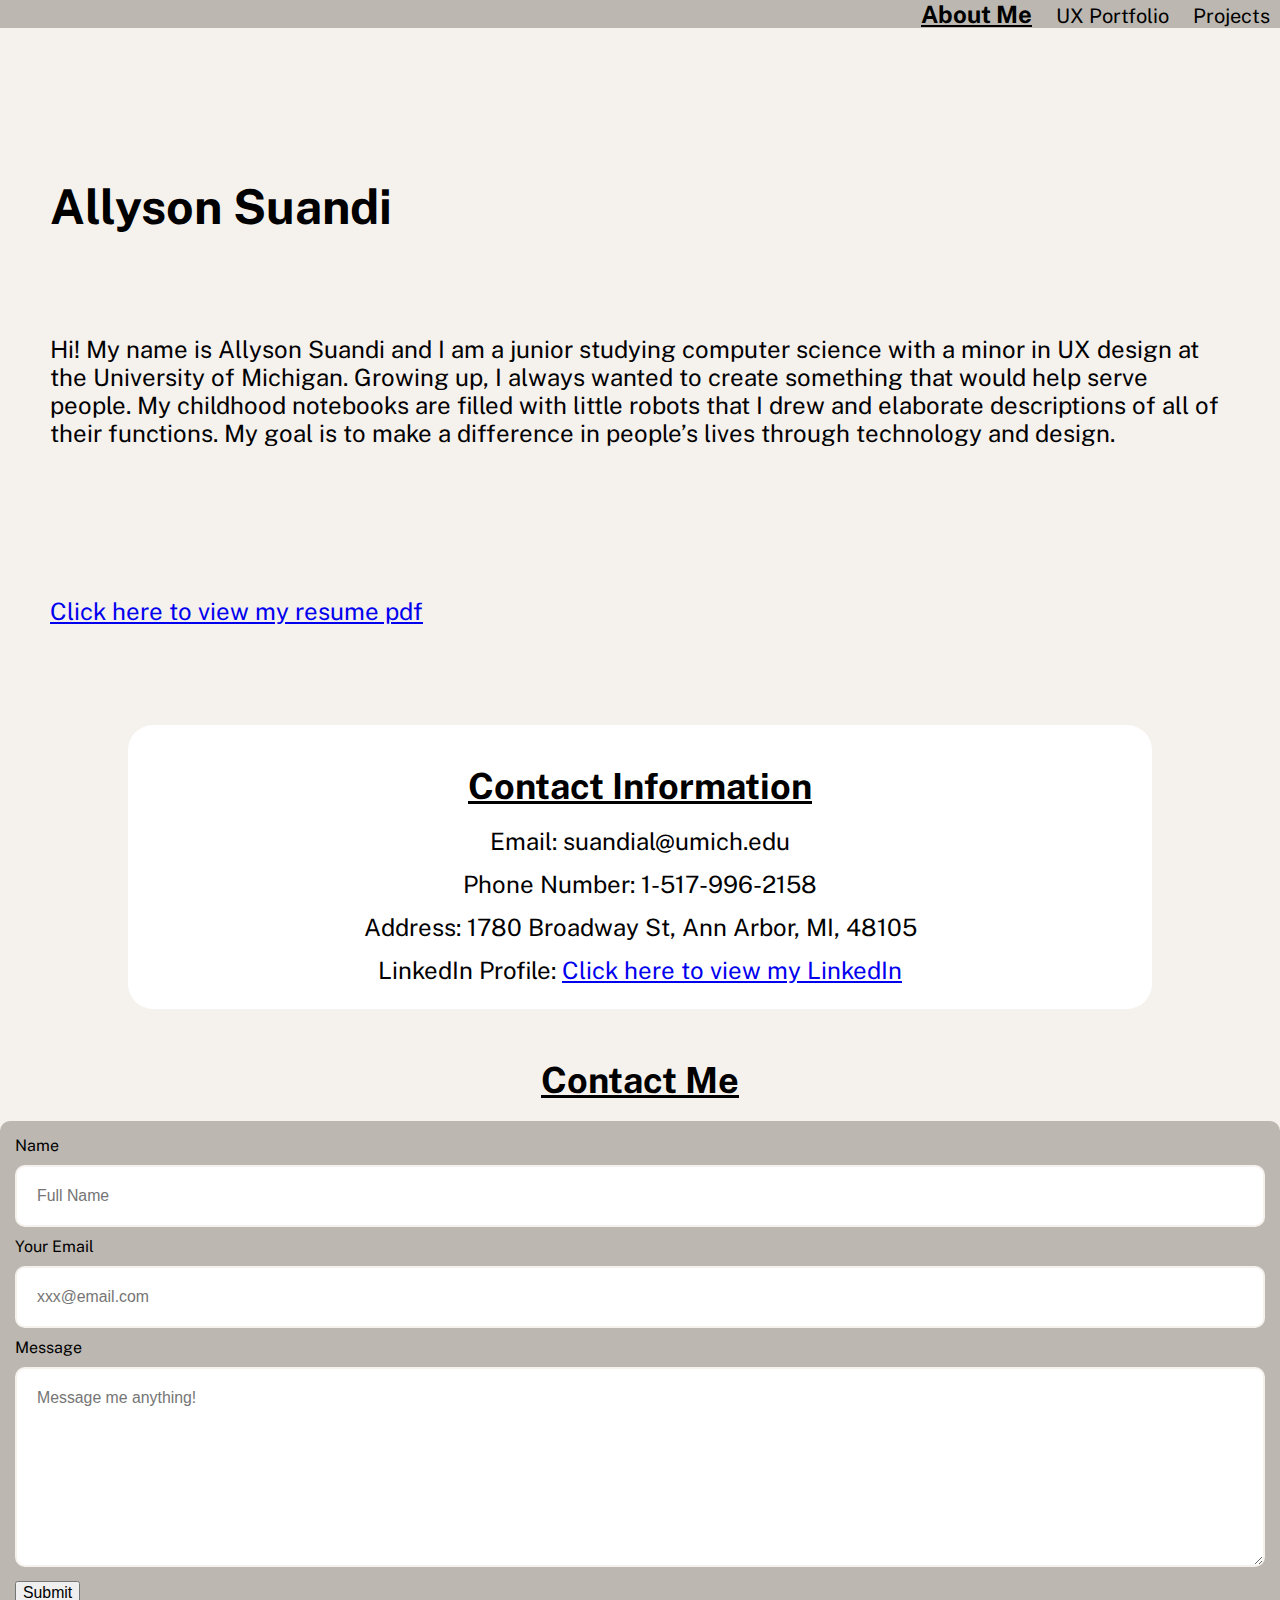
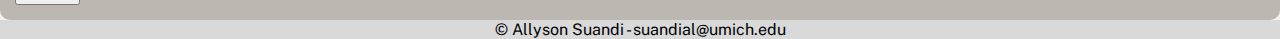
<file: index.html>
<!DOCTYPE html>
<html lang="en">
    <head>
        <meta charset="utf-8">
        <meta http-equiv="X-UA-Compatible" content="IE=edge">
        <link rel="stylesheet" type="text/css" href="css/html5reset.css">
        <link rel="stylesheet" type="text/css" href="css/style.css">
        <link href='https://fonts.googleapis.com/css?family=Public Sans' rel='stylesheet'>
        <meta name="viewport" content="width=device-width, initial-scale=1.0">
        <title>Allyson Suandi</title>
    </head>
    <body>
        <div class = "skip"> <a href="#main"> Jump to Main Content </a></div>
        <header>
            <nav>
                <!-- <img src="../images/logo.png" alt="logo" id = "logo"> -->
                <ul class="top_bar">
                    <li class ="bar_link"><a href="index.html">About Me</a></li>
                    <li><a href="UXportfolio.html">UX Portfolio</a></li>
                    <li><a href="CSprojects.html">Projects</a></li>
                </ul>
            </nav>
        </header>
        <main class="home" id="main">
            <div class = "about">
                <h1>Allyson Suandi</h1>
                <p class = "me">Hi! My name is Allyson Suandi and I am a junior studying computer science with a minor in UX design at the University of Michigan. Growing up, I always wanted to create something that would help serve people. My childhood notebooks are filled with little robots that I drew and elaborate descriptions of all of their functions. My goal is to make a difference in people’s lives through technology and design.
                </p>
                <p class = "me"><a href="../pdf/Resume.pdf"> Click here to view my resume pdf</a></p>
            </div>  
            <div class = "contact">
                <h2>Contact Information</h2>
                <ul class="contacts">
                    <li class = "contact_info">Email: suandial@umich.edu</li>
                    <li class = "contact_info">Phone Number: 1-517-996-2158</li>
                    <li class = "contact_info">Address: 1780 Broadway St, Ann Arbor, MI, 48105
                    <li class = "contact_info">LinkedIn Profile: 
                        <a href= "https://www.linkedin.com/in/allyson-suandi-243b11200/"> 
                            Click here to view my LinkedIn</a> </li>
                </ul>
            </div>
            <h3>Contact Me</h3>
            <div class="contact_form">
                <form id="fcf-form-id" class="fcf-form-class" method="post" action="https://formspree.io/f/xaykrjby">
                  <label for="name">Name</label>
                  <input type="text" id="name" name="name" placeholder="Full Name" required="">
                            
                  <label for="email">Your Email</label>
                  <input type="text" id="email" name="email" placeholder="xxx@email.com" required="">
                  
                  <label for="subject">Message</label>
                  <textarea id="subject" name="subject" placeholder="Message me anything!" style="height:200px"></textarea>
                    
                  <input type="submit" value="Submit">
                </form>
            </div>
        </main>
        <footer>
            <p> &copy; Allyson Suandi - suandial@umich.edu</p>
        </footer>
    </body>
</html>
</file>
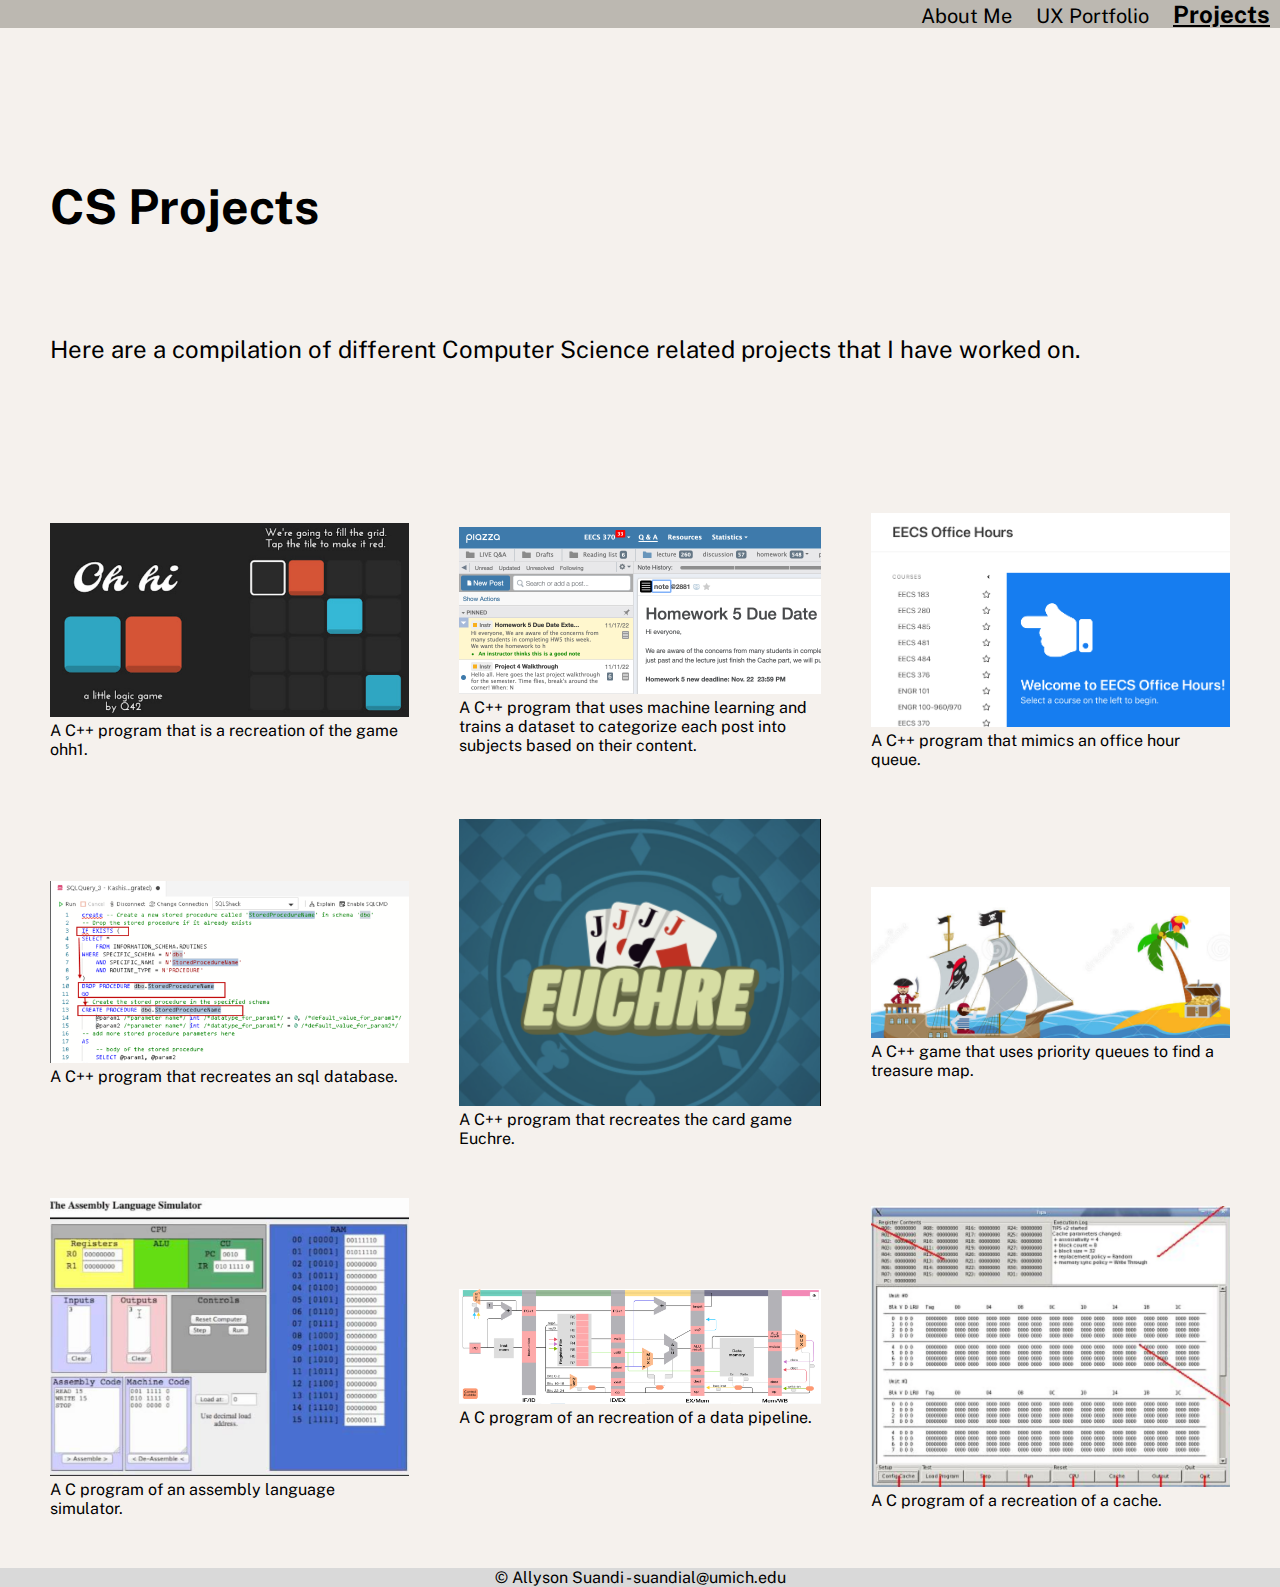
<file: CSprojects.html>
<!DOCTYPE html>
<html lang="en">
    <head>
        <meta charset="utf-8">
        <link rel="stylesheet" type="text/css" href="css/html5reset.css">
        <link rel="stylesheet" type="text/css" href="css/style.css">
        <link href='https://fonts.googleapis.com/css?family=Public Sans' rel='stylesheet'>
        <meta name="viewport" content="width=device-width, initial-scale=1.0">
        <meta http-equiv="X-UA-Compatible" content="IE=edge">
        <title>Allyson Suandi</title>
    </head>
    <body>
        <div class = "skip"> <a href="#main"> Jump to Main Content </a></div>
        <header>
            <nav>
                <!-- <img src="../images/logo.png" alt="logo" id = "logo"> -->
                <ul class="top_bar">
                    <li><a href="index.html">About Me</a></li>
                    <li><a href="UXportfolio.html">UX Portfolio</a></li>
                    <li class ="bar_link"><a href="CSprojects.html">Projects</a></li>
                </ul>
            </nav>
        </header>
        <main class="CSProjects" id="main">
            <h1>CS Projects</h1>
            <p class="CS_desc">Here are a compilation of different Computer Science related projects that I have worked on.
            </p>
            <div class="CS_projects">
                <div>
                    <img id="ohh1" src="images/ohh1.jpg" alt="ohh1" />
                    <p>A C++ program that is a recreation of the game ohh1.</p>
                </div>
                <div>
                    <img id="piazza" src="images/piazza.jpg" alt="piazza" />
                    <p>A C++ program that uses machine learning and trains a dataset to categorize each post into subjects based on their content.</p>
                </div>
                <div>
                    <img id="officeHours" src="images/officeHours.jpg" alt="officeHours" />
                    <p>A C++ program that mimics an office hour queue.</p>
                </div>
                <div>
                    <img id="sql" src="images/sql.jpg" alt="sql" />
                    <p>A C++ program that recreates an sql database.</p>
                </div>
                <div>
                    <img id="euchre" src="images/euchre.jpg" alt="euchre" />
                    <p>A C++ program that recreates the card game Euchre.</p>
                </div>
                <div>
                    <img id="treasure" src="images/treasure.jpg" alt="treasure" />
                    <p>A C++ game that uses priority queues to find a treasure map.</p>
                </div>
                <div>
                    <img id="dataSimulator" src="images/dataSimulator.jpg" alt="dataSimulator" />
                    <p>A C program of an assembly language simulator.</p>
                </div>
                <div>
                    <img id="pipeline" src="images/pipeline.jpg" alt="pipeline" />
                    <p>A C program of an recreation of a data pipeline.</p>
                </div>
                <div>
                    <img id="cache" src="images/cache.jpg" alt="cache" />
                    <p>A C program of a recreation of a cache.</p>
                </div>
            </div>
        </main>
        <footer>
            <p> &copy; Allyson Suandi - suandial@umich.edu</p>
        </footer>
    </body>
</html>
</file>
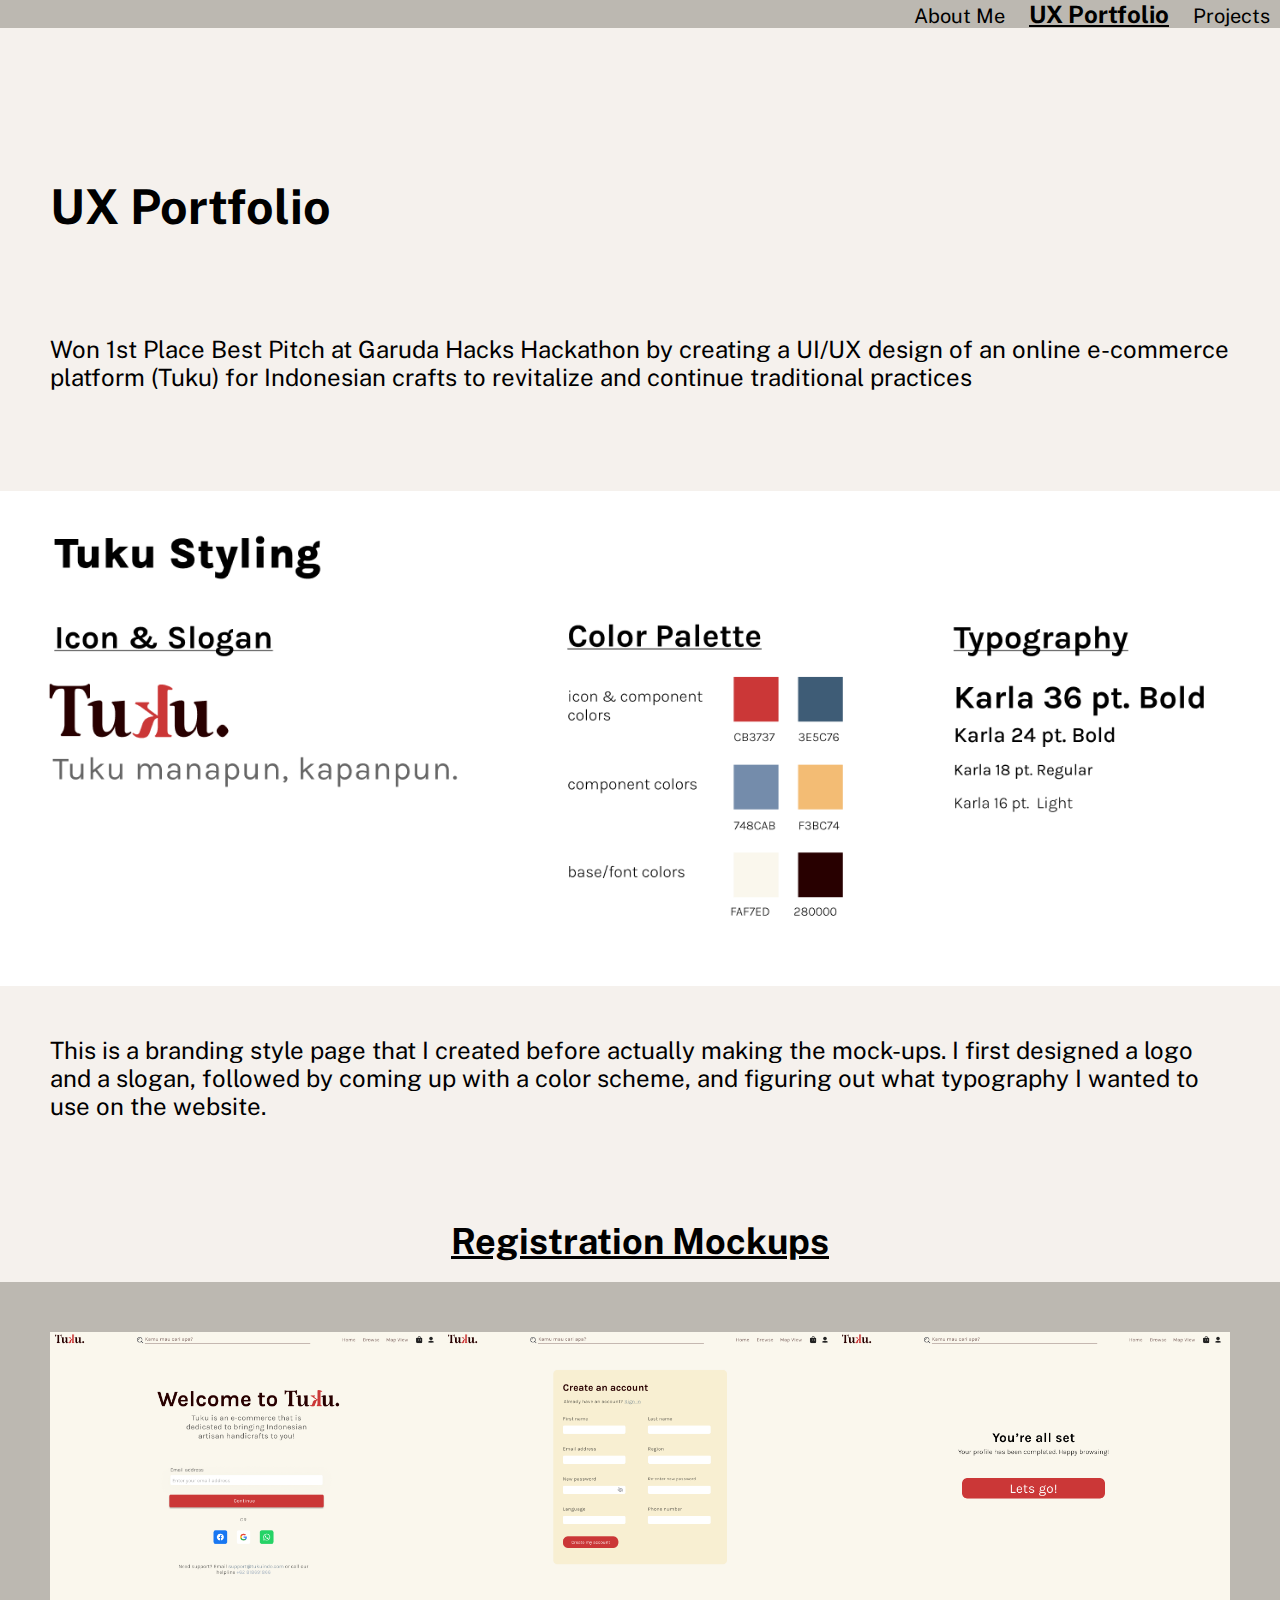
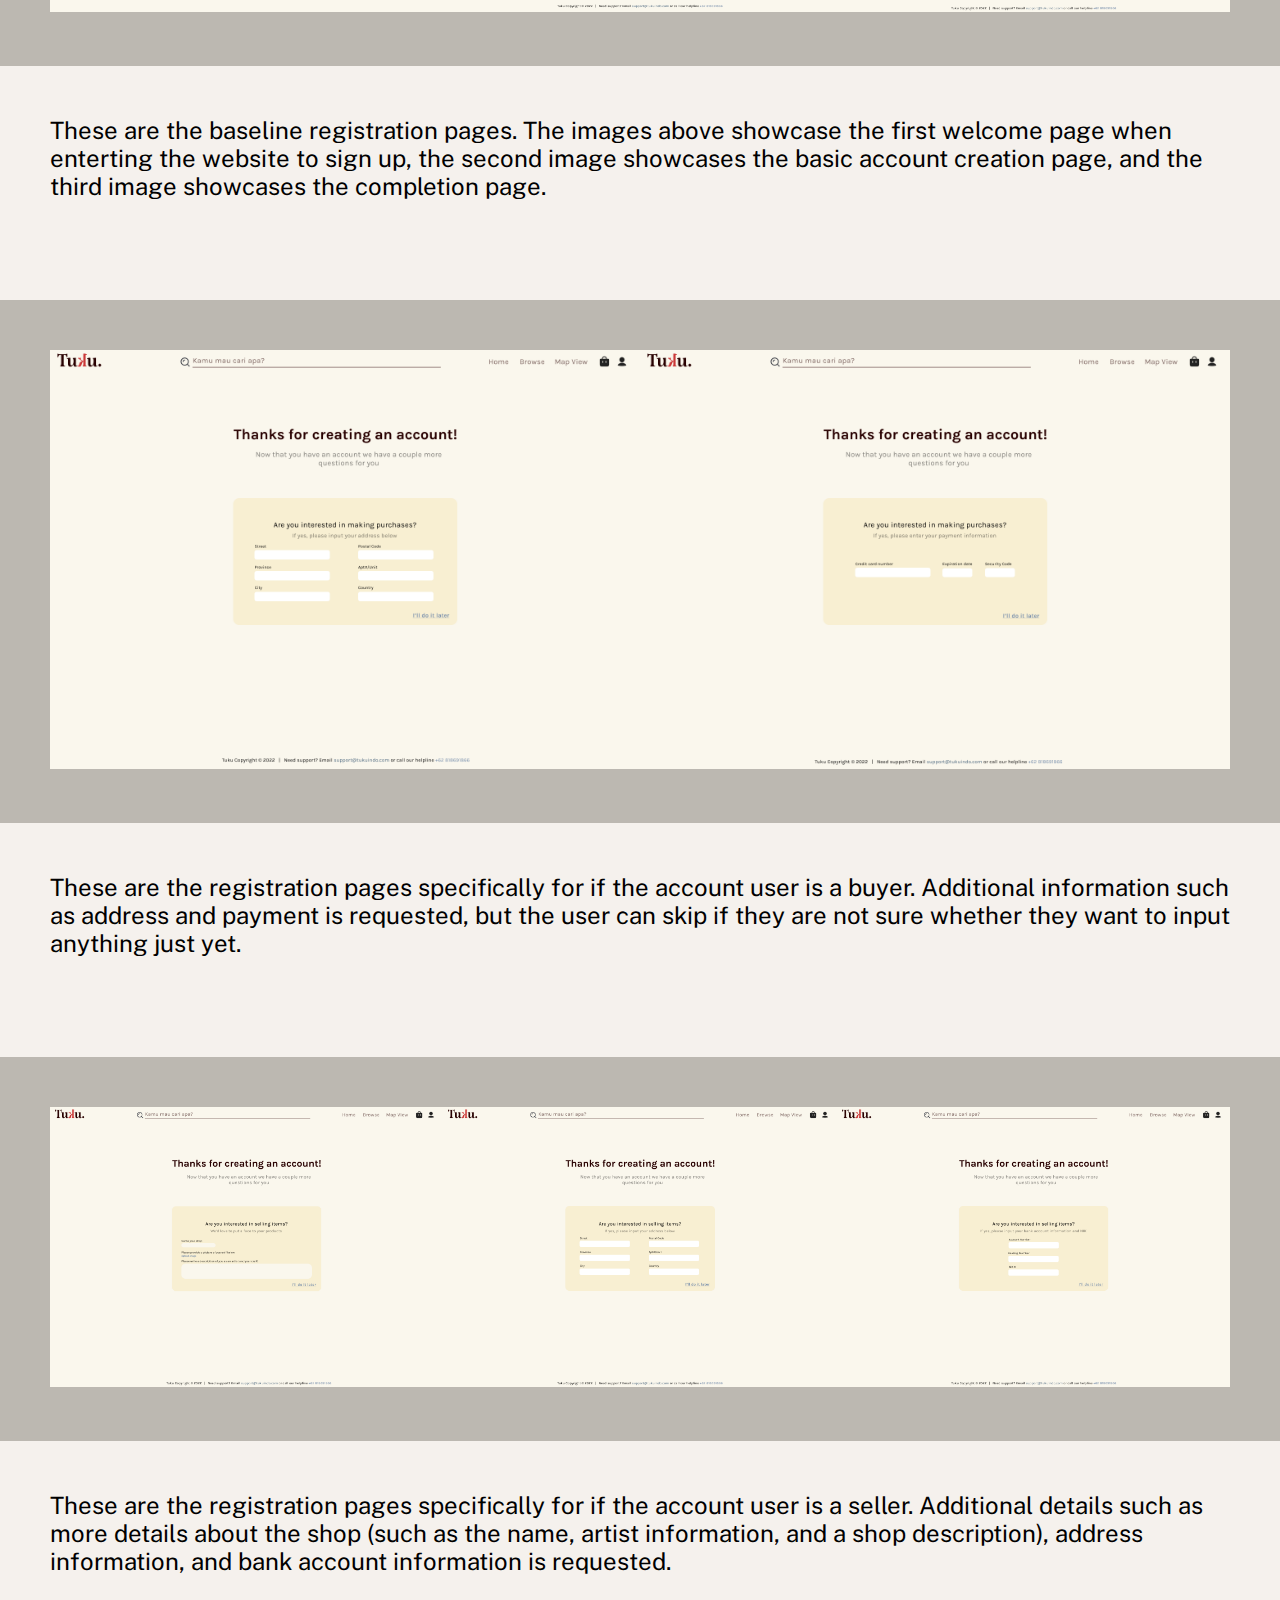
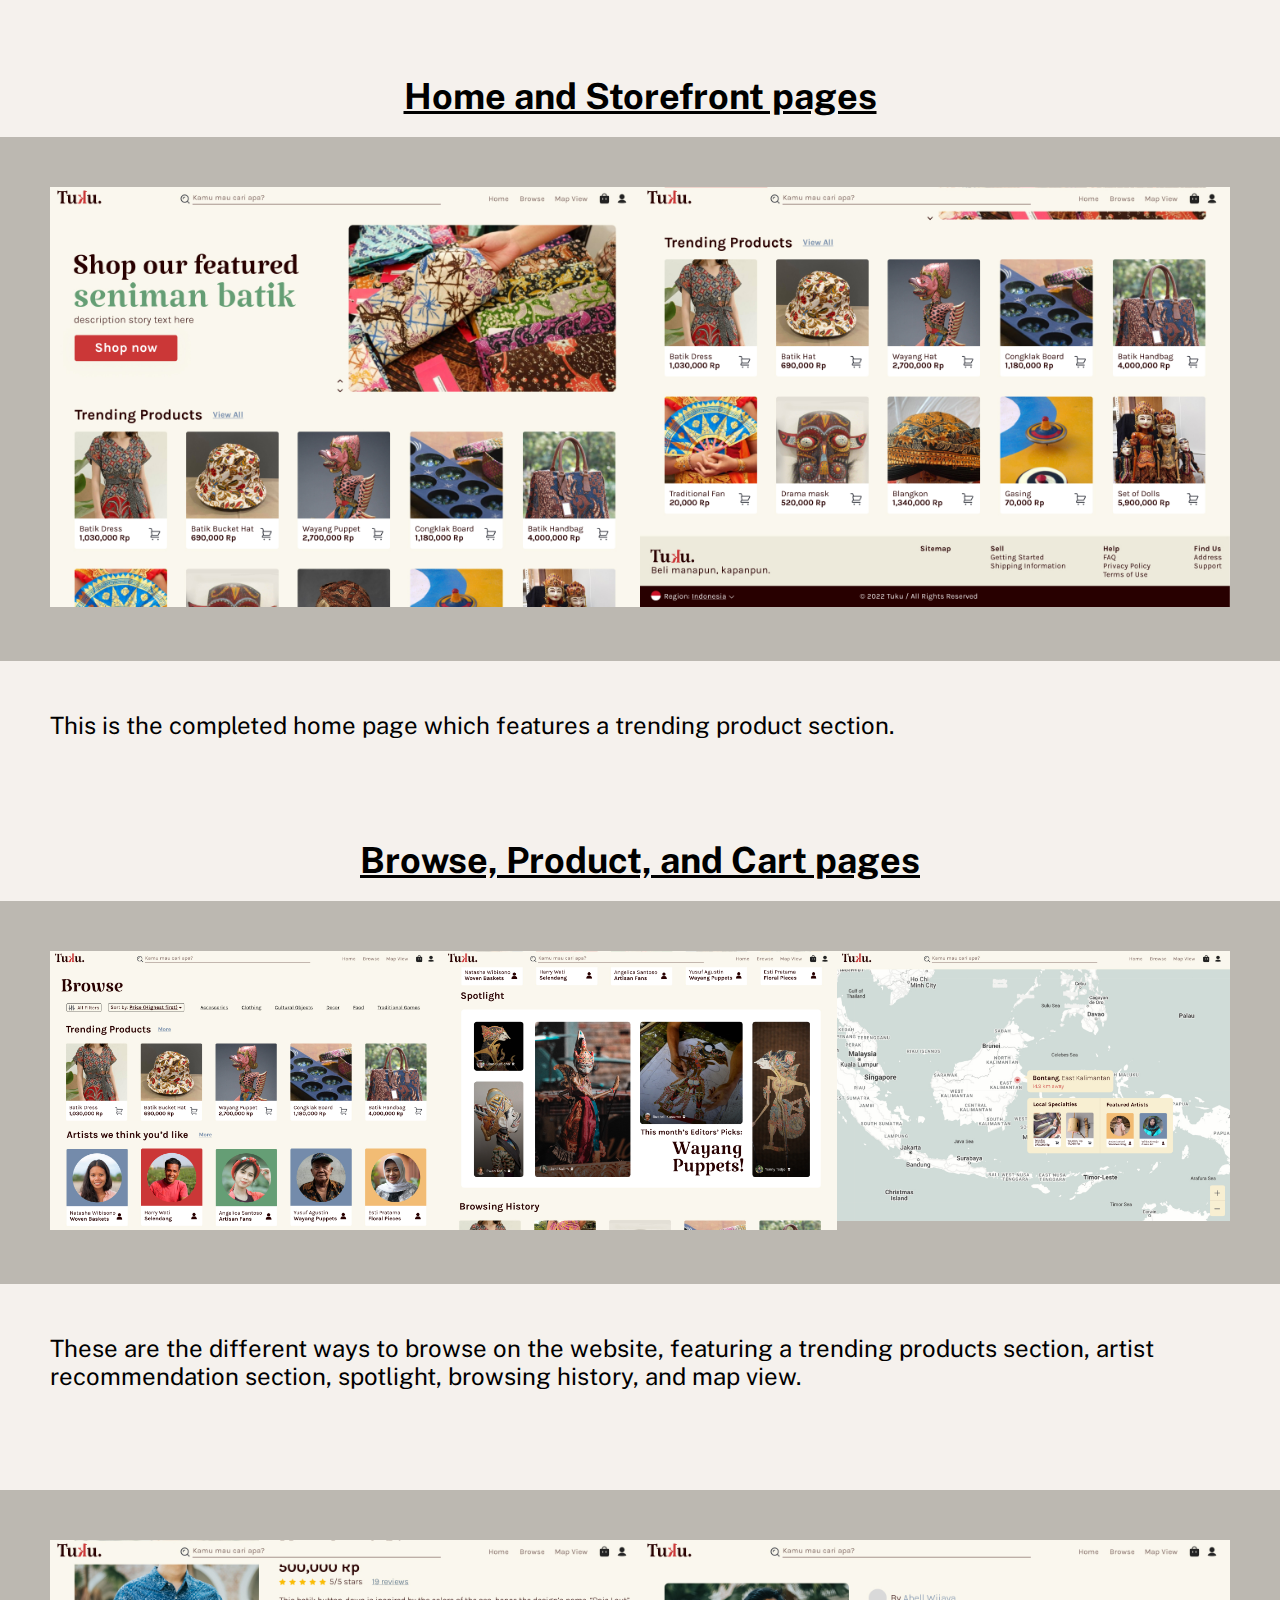
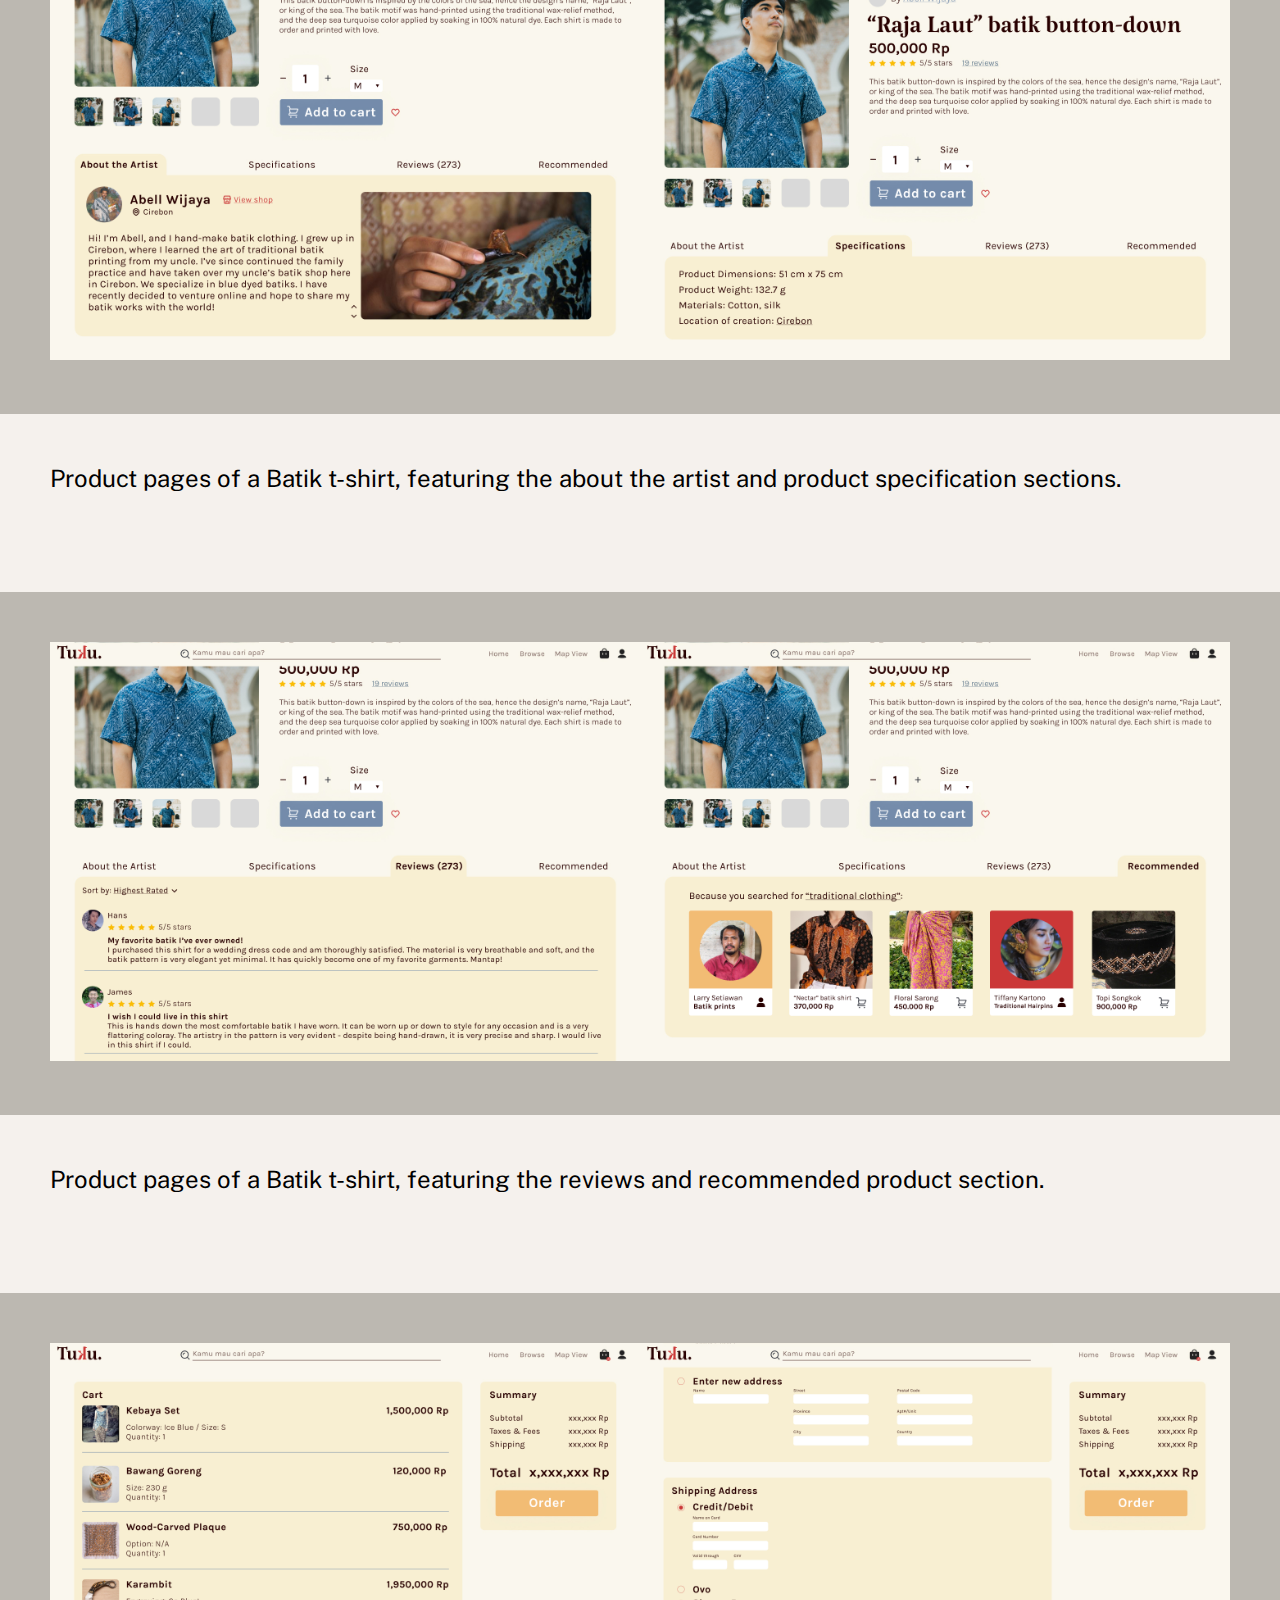
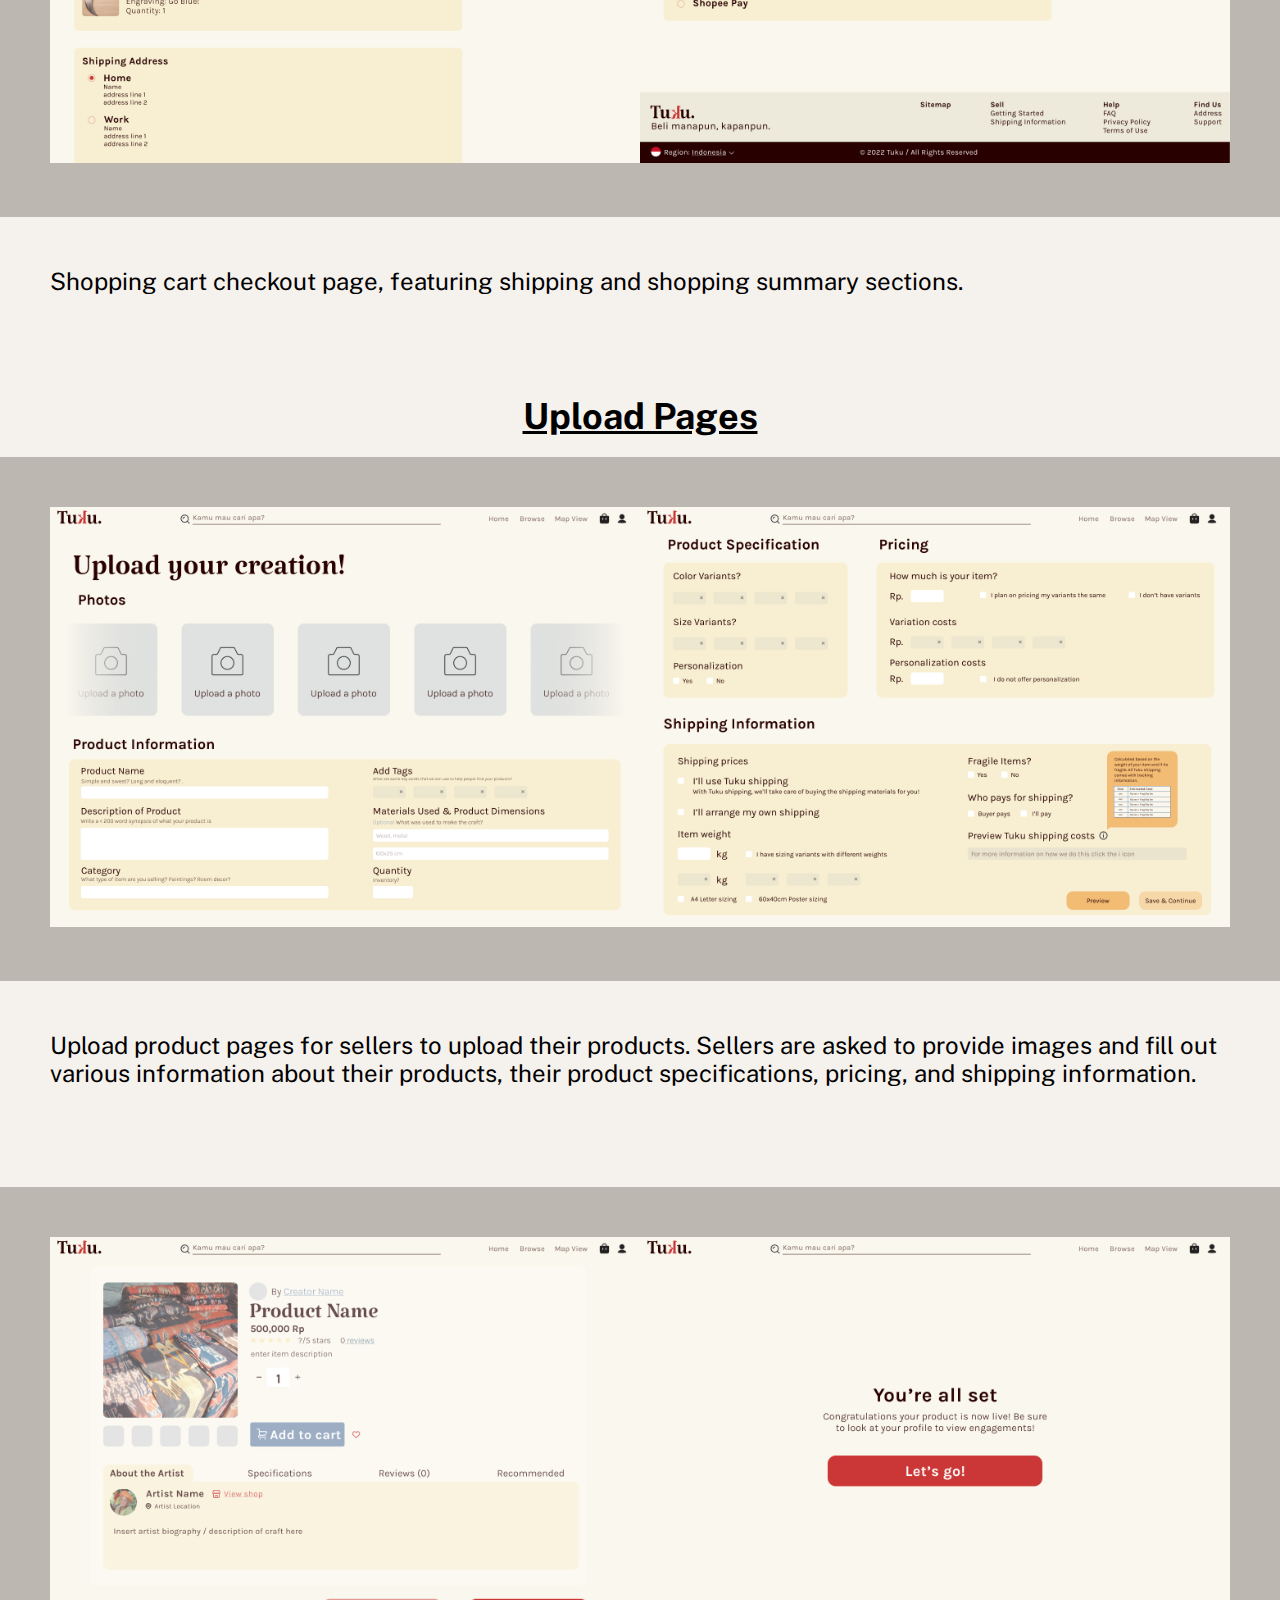
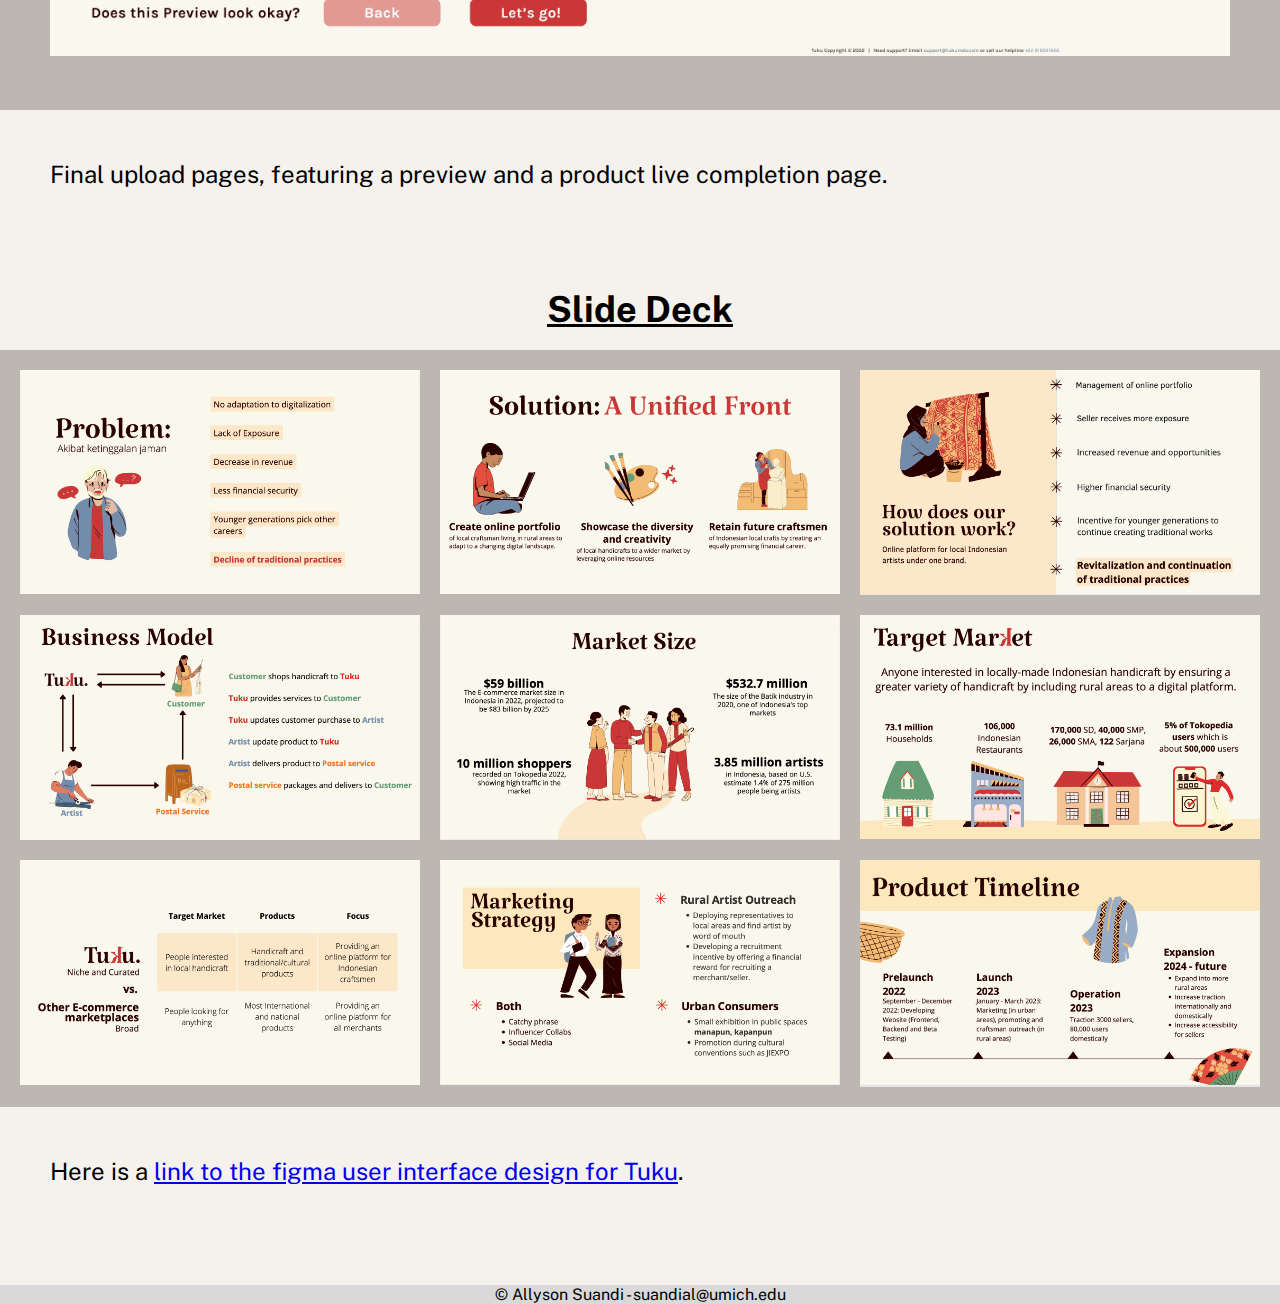
<file: UXportfolio.html>
<!DOCTYPE html>
<html lang="en">
    <head>
        <meta charset="utf-8">
        <meta http-equiv="X-UA-Compatible" content="IE=edge">
        <link rel="stylesheet" type="text/css" href="css/html5reset.css">
        <link rel="stylesheet" type="text/css" href="css/style.css">
        <link href='https://fonts.googleapis.com/css?family=Public Sans' rel='stylesheet'>
        <meta name="viewport" content="width=device-width, initial-scale=1.0">
        <title>Allyson Suandi</title>
    </head>
    <body>
        <div class = "skip"> <a href="#main"> Jump to Main Content </a></div>
        <header>
            <nav>
                <!-- <img src="../images/logo.png" alt="logo" id = "logo"> -->
                <ul class="top_bar">
                    <li><a href="index.html">About Me</a></li>
                    <li class ="bar_link"><a href="UXportfolio.html">UX Portfolio</a></li>
                    <li><a href="CSprojects.html">Projects</a></li>
                </ul>
            </nav>
        </header>
        <main class="UX" id="main">
            <h1>UX Portfolio</h1>
            <p class="UX_desc"> Won 1st Place Best Pitch at Garuda Hacks Hackathon by creating a UI/UX design of an online
                e-commerce platform (Tuku) for Indonesian crafts to revitalize and continue traditional practices
            </p>
            <img id="tukuStyling" src="images/image10.jpg" alt="tukuStyling" />
            <p class="UX_desc"> This is a branding style page that I created before actually making the mock-ups. I first designed a logo and a slogan, 
                followed by coming up with a color scheme, and figuring out what typography I wanted to use on the website. </p>
            <h2>Registration Mockups</h2>
            <div class ="flex_registration">
                <div>
                    <img id="reg1" src="images/reg1.jpg" alt="Welcome page to signup" />
                </div>
                <div>
                    <img id="reg2" src="images/reg2.jpg" alt="Create an account information page" />
                </div>
                <div>
                    <img id="reg8" src="images/reg8.jpg" alt="Registration complete and ready to browse" />
                </div>
            </div>
            <p class= "UX_desc"> These are the baseline registration pages. The images above showcase the first welcome page when enterting the website to sign
                up, the second image showcases the basic account creation page, and the third image showcases the completion page.
            </p>
            <div class = "flex_purchases">
                <div>
                    <img id="reg3" src="images/reg3.jpg" alt="Address registration for making purchases" />
                </div>
                <div>
                    <img id="reg4" src="images/reg4.jpg" alt="Registration payment information to make purchases" />
                </div>
            </div>
            <p class= "UX_desc"> These are the registration pages specifically for if the account user is a buyer. Additional information such as address and
                payment is requested, but the user can skip if they are not sure whether they want to input anything just yet.
            </p>
            <div class = "flex_selling">
                <div>
                    <img id="reg5" src="images/reg5.jpg" alt="Shop information registration for selling items" />
                </div>
                <div>
                    <img id="reg6" src="images/reg6.jpg" alt="Address regisration to sell items" />
                </div>
                <div>
                    <img id="reg7" src="images/reg7.jpg" alt="Bank account regisration to sell items" />
                </div>
            </div>
            <p class= "UX_desc"> These are the registration pages specifically for if the account user is a seller. Additional details such as more details
                about the shop (such as the name, artist information, and a shop description), address information, and bank account information is requested.
            </p>
            <h3>Home and Storefront pages</h3>
            <div class = "flex_home">
                <div>
                    <img id="home" src="images/home.jpg" alt="Home page" />
                </div>
                <div>
                    <img id="home2" src="images/home2.jpg" alt="Bottom portion of home page" />
                </div>
            </div>
            <p class = "UX_desc">
                This is the completed home page which features a trending product section. 
            </p>
            <h4>Browse, Product, and Cart pages</h4>
            <div class = "flex_browse">
                <div>
                    <img id="browse" src="images/browse.jpg" alt="Browse trending products and recommended artists" />
                </div>
                <div>
                    <img id="browse2" src="images/browse2.jpg" alt="Browse spotlight and history." />
                </div>
                <div>
                    <img id="browse3" src="images/map.jpg" alt="Map view to browse product by region." />
                </div>
            </div>
            <p class = "UX_desc">
                These are the different ways to browse on the website, featuring a trending products section, artist recommendation
                section, spotlight, browsing history, and map view.
            </p>
            <div class = "flex_product1">
                <div>
                    <img id="product" src="images/product.jpg" alt="Product page and artist about section" />
                </div>
                <div>
                    <img id="product1" src="images/product1.jpg" alt="Product page and product specification section" />
                </div>
            </div>
            <p class = "UX_desc">
                Product pages of a Batik t-shirt, featuring the about the artist and product specification sections.
            </p>
            <div class = "flex_product2">
                <div>
                    <img id="product2" src="images/product2.jpg" alt="Product page and reviews" />
                </div>
                <div>
                    <img id="product3" src="images/product3.jpg" alt="Product page and recommended products" />
                </div>
            </div>
            <p class = "UX_desc">
                Product pages of a Batik t-shirt, featuring the reviews and recommended product section. 
            </p>
            <div class = "flex_cart">
                <div>
                    <img id="cart1" src="images/cart.jpg" alt="Shopping cart page" />
                </div>
                <div>
                    <img id="cart2" src="images/cart2.jpg" alt="Shopping cart page continued" />
                </div>
            </div>
            <p class = "UX_desc">
                Shopping cart checkout page, featuring shipping and shopping summary sections.
            </p>
            <h5>Upload Pages</h5>
            <div class = "flex_upload1">
                <div>
                    <img id="upload" src="images/upload.jpg" alt="Upload images and product information" />
                </div>
                <div>
                    <img id="upload2" src="images/upload2.jpg" alt="Upload product specifications, pricing, and shipping information" />
                </div>
            </div>
            <p class = "UX_desc">
                Upload product pages for sellers to upload their products. Sellers are asked to provide images and fill out various
                information about their products, their product specifications, pricing, and shipping information.
            </p>
            <div class = "flex_upload2">
                <div>
                    <img id="upload3" src="images/upload3.jpg" alt="Product preview" />
                </div>
                <div>
                    <img id="upload4" src="images/upload4.jpg" alt="Product upload completion" />
                </div>
            </div>
            <p class = "UX_desc">
                Final upload pages, featuring a preview and a product live completion page.
            </p>
    
            <h6>Slide Deck</h6>
            <div class="projects">
                <img id="problem" src="images/image1.jpg" alt="problem" />
                <img id="solution" src="images/image2.jpg" alt="solution" />
                <img id="solutionWorks" src="images/image3.jpg" alt="solution works" />
                <img id="businessModel" src="images/image4.jpg" alt="business model" />
                <img id="marketSize" src="images/image5.jpg" alt="market size" />
                <img id="tukuMarket" src="images/image6.jpg" alt="tuku market" />
                <img id="tukuVsothers" src="images/image7.jpg" alt="tukuVsothers" />
                <img id="marketingStrategy" src="images/image8.jpg" alt="marketing strategy" />
                <img id="tukuTimeline" src="images/image9.jpg" alt="cache" />
            </div>
            <p class= "UX_desc">Here is a <a href="https://www.figma.com/file/UWYTsvwdk3FIA0vUdBIvLf/Tuku-Wireframes?node-id=0%3A1&t=QH95mxIwnF7uAxdv-1"> link to the figma user interface 
                design for Tuku</a>.</p>
        </main>
        <footer>
            <p> &copy; Allyson Suandi - suandial@umich.edu</p>
        </footer>
    </body>
</html>
</file>
<file: css/style.css>
footer {
    color: black;
    text-align: center;
    background-color: #D9D9D9;
    font-size: 16px;
}

.skip {
    color: black;
    font-family: 'Public Sans';
    font-size: 16px;
}

.skip a {
    background-color: white;
    color: black;
    font-size: 14px;
    font-family: 'Public Sans';
    top: -40px;
    position: absolute;
    z-index: 1;
    -webkit-transition: top 1s ease-out;
    transition: top1s ease-out;
}

.skip a:focus {
    top: 30px;
    position: absolute;
}

nav a:hover, nav a:focus {
    color: white;
    text-decoration: underline;
}

nav a{
    text-decoration: none;
    color: black;
}

.bar_link {
    color: black;
    font-weight: bold;
    text-decoration: underline;
    font-size: 24px;
}

nav li {
    display: inline;
    justify-content: space-around;
    list-style-type: none;
    text-decoration: none;
    font-size: 20px;
    text-align: right;
    padding: 10px;
}

nav {
    background-color: #BCB8B1;
    text-align: right;
}

#logo {
    position: relative;
    text-align: left;
    width: 45px;
}

h1 {
    font-size: 48px;
    font-family:'Public Sans';
    margin-top: 100px;
    padding: 50px;
    font-weight: bold;
}

.me {
    padding: 50px;
    font-family:'Public Sans';
    font-size: 24px;
    margin-bottom: 50px;
}

h2, h3, h4, h5, h6 {
    font-size: 36px;
    margin-top: 30px;
    margin-bottom: 20px;
    text-align: center;
    font-weight: bold;
    text-decoration: underline;
}

.contact_info {
    text-align: center;
    margin-bottom: 15px;
    font-size: 24px;
}

.contact {
    background-size: contain;
    padding: 50px;
    background-color: white;
    width: 80%;
    border-radius: 25px;
    padding: 10px;
    margin: auto;
    margin-bottom: 50px;
}

#tukuStyling {
    display: block;
    margin-left: auto;
    margin-right: auto;
}
.UX_desc {
    padding: 50px;
    font-family:'Public Sans';
    font-size: 24px;
    margin-bottom: 50px;
}

.CS_desc {
    padding: 50px;
    font-family:'Public Sans';
    font-size: 24px;
    margin-bottom: 50px;
}

.flex_registration {
    display: flex;
    background-color: #BCB8B1;
    flex-direction: column;
    padding: 50px;
}

.flex_selling {
    display: flex;
    background-color: #BCB8B1;
    flex-direction: column;
    padding: 50px;
}

.flex_purchases, .flex_cart, .flex_upload1, .flex_upload2 {
    display: flex;
    background-color: #BCB8B1;
    flex-direction: column;
    padding: 50px;
}

.flex_home, .flex_browse, .flex_product1, .flex_product2{
    display: flex;
    background-color: #BCB8B1;
    flex-direction: column;
    padding: 50px;
}

.projects {
    display: grid;
    grid-template-columns: auto;
    background-color: #BCB8B1;
    column-gap: 20px;
    row-gap: 20px;
    padding: 20px;
}

.contact_form {
    border-radius: 10px;
    padding: 15px;
    background-color: #BCB8B1;
}

input[type=text], textarea {
    width: 100%;
    padding: 20px;
    border: 2px solid #F5F1ED;
    border-radius: 10px;
    box-sizing: border-box;
    margin-top: 10px;
    margin-bottom: 10px;
}

.CS_projects {
    background-color: #F5F1ED;
    display: grid;
    grid-template-columns: auto;
    column-gap: 50px;
    row-gap: 50px;
    padding: 50px;
    align-items: center;
}

body {
    background-color: #F5F1ED;
    font-family:'Public Sans';
}

@media (min-width: 600px) {
    .projects {
        display: grid;
        grid-template-columns: auto auto;
        background-color: #BCB8B1;
        column-gap: 20px;
        row-gap: 20px;
        padding: 20px;
    }

    .CS_projects {
        display: grid;
        grid-template-columns: auto auto;
        background-color: #F5F1ED;
        column-gap: 50px;
        row-gap: 50px;
        padding: 50px;
        align-items: center;
    }
}

@media(min-width: 900px) {
    .flex_registration {
        flex-direction: row;
    }
    
    .flex_selling {
        flex-direction: row;
    }
    
    .flex_purchases, .flex_cart, .flex_upload1, .flex_upload2 {
        flex-direction: row;
    }

    .flex_home, .flex_browse, .flex_product1, .flex_product2{
        flex-direction: row;
    }

    .projects {
        display: grid;
        grid-template-columns: auto auto auto;
        background-color: #BCB8B1;
        column-gap: 20px;
        row-gap: 20px;
        padding: 20px;
    }

    .CS_projects {
        display: grid;
        grid-template-columns: auto auto auto;
        background-color: #F5F1ED;
        column-gap: 50px;
        row-gap: 50px;
        padding: 50px;
        align-items: center;
    }
}
</file>
